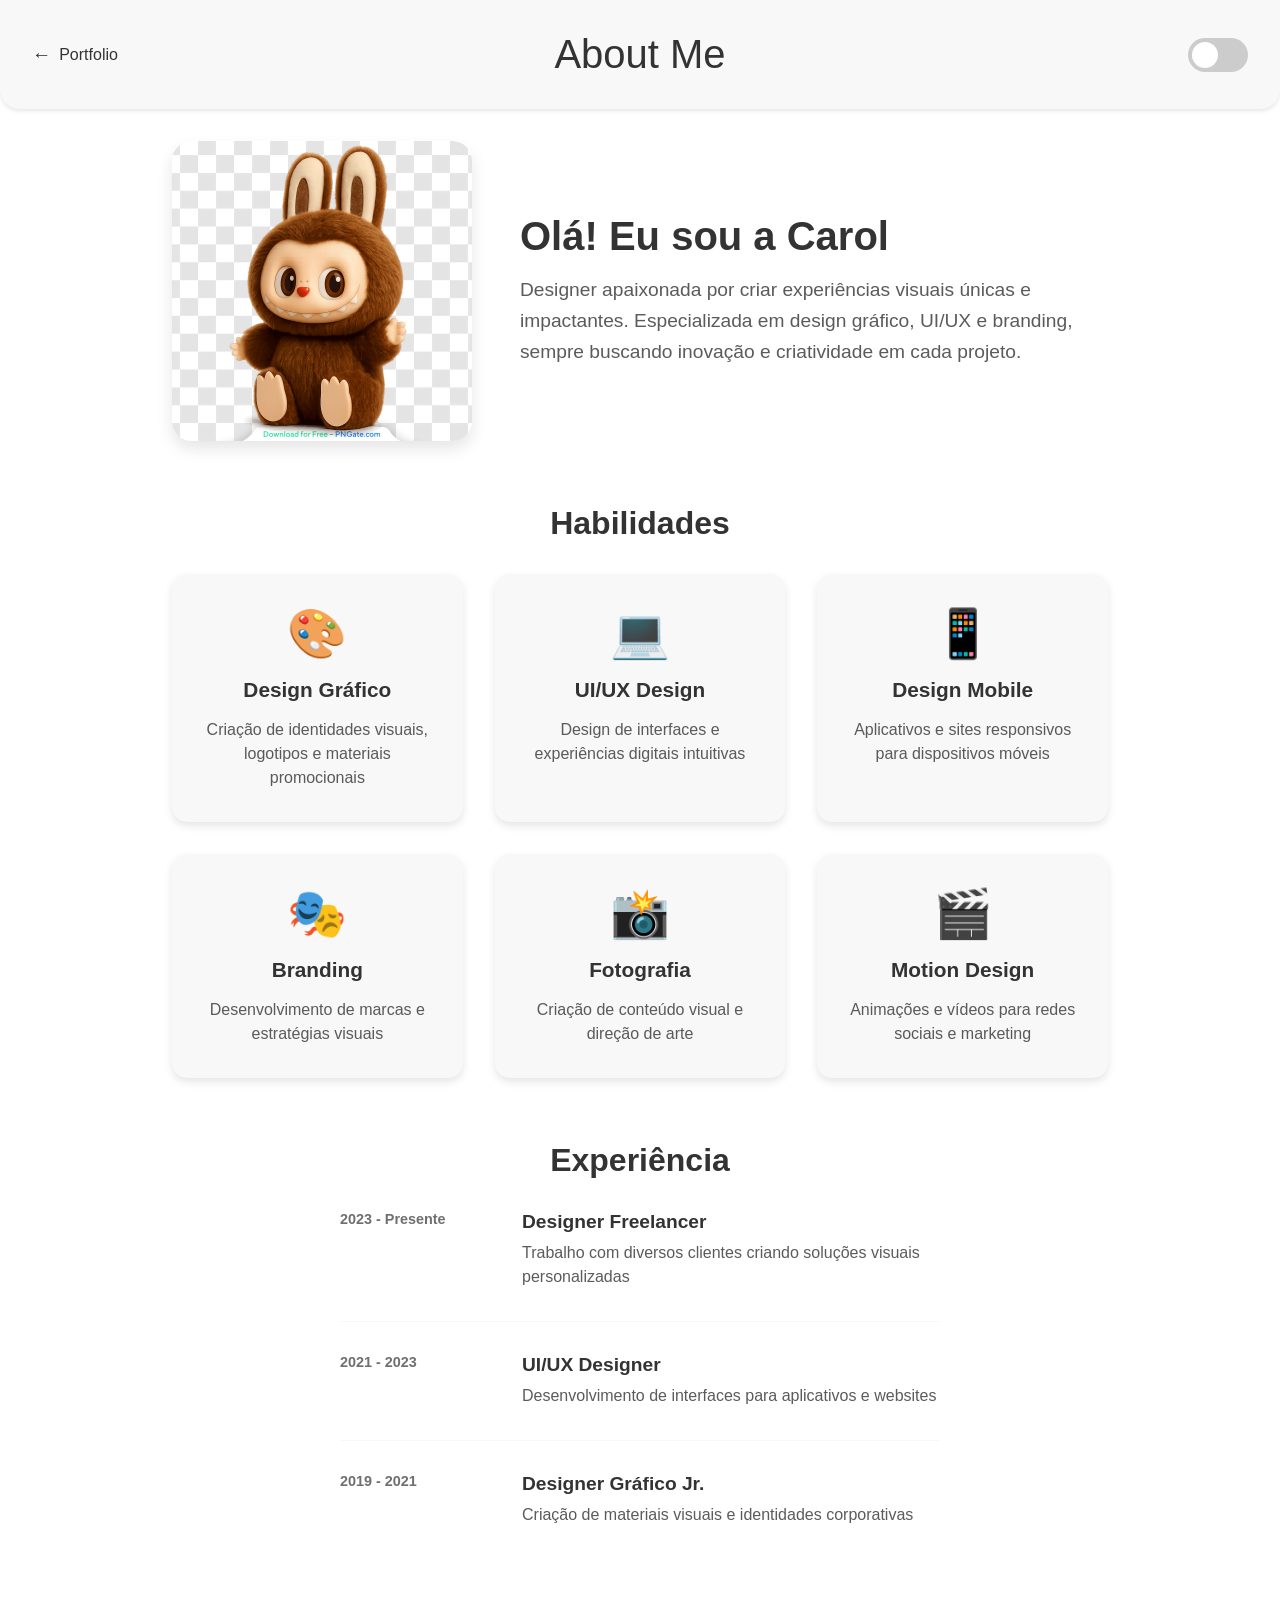
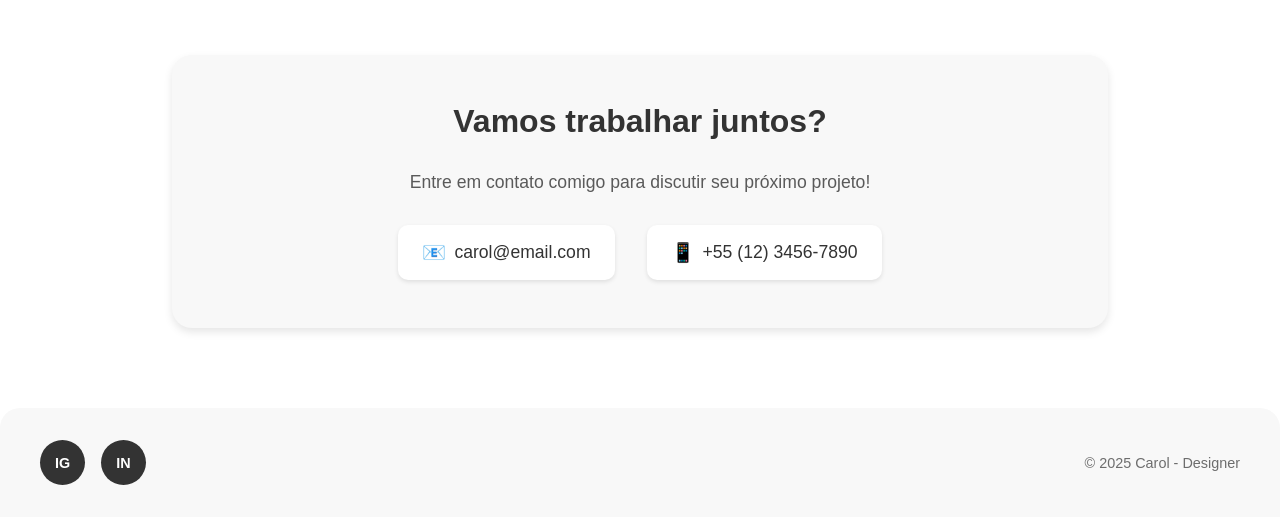
<file: aboutme.html>
<!DOCTYPE html>
<html lang="pt-BR">
<head>
    <meta charset="UTF-8">
    <meta name="viewport" content="width=device-width, initial-scale=1.0">
    <title>About Me - Carol</title>
    <link rel="stylesheet" href="style.css">
    <link rel="stylesheet" href="aboutme.css">
</head>
<body>
    <header>
        <div class="header-left">
            <a href="index.html" class="back-link">
                <span class="back-icon">←</span>
                <span>[LINK_PORTFOLIO]</span>
            </a>
        </div>
        <h1 id="header-title">[TITULO_ABOUTME]</h1>
        <div class="theme-switch-wrapper">
            <label class="theme-switch" for="checkbox">
                <input type="checkbox" id="checkbox" />
                <div class="slider round"></div>
            </label>
        </div>
    </header>
    
    <main class="about-main">
        <div class="about-container">
            <!-- Seção de foto e introdução -->
            <section class="intro-section">
                <div class="profile-image-container">
                    <img src="assets/profile.png" alt="Carol" class="profile-image" id="profile-image">
                    
                </div>
                <div class="intro-text">
                    <h2>[NOME_APRESENTACAO]</h2>
                    <p class="intro-description">
                        [DESCRICAO_PESSOAL]
                    </p>
                </div>
            </section>
            
            <!-- Seção de habilidades -->
            <section class="skills-section">
                <h3>[TITULO_HABILIDADES]</h3>
                <div class="skills-grid">
                    <div class="skill-item">
                        <span class="skill-icon">[EMOJI_SKILL1]</span>
                        <h4>[TITULO_SKILL1]</h4>
                        <p>[DESCRICAO_SKILL1]</p>
                    </div>
                    <div class="skill-item">
                        <span class="skill-icon">[EMOJI_SKILL2]</span>
                        <h4>[TITULO_SKILL2]</h4>
                        <p>[DESCRICAO_SKILL2]</p>
                    </div>
                    <div class="skill-item">
                        <span class="skill-icon">[EMOJI_SKILL3]</span>
                        <h4>[TITULO_SKILL3]</h4>
                        <p>[DESCRICAO_SKILL3]</p>
                    </div>
                    <div class="skill-item">
                        <span class="skill-icon">[EMOJI_SKILL4]</span>
                        <h4>[TITULO_SKILL4]</h4>
                        <p>[DESCRICAO_SKILL4]</p>
                    </div>
                    <div class="skill-item">
                        <span class="skill-icon">[EMOJI_SKILL5]</span>
                        <h4>[TITULO_SKILL5]</h4>
                        <p>[DESCRICAO_SKILL5]</p>
                    </div>
                    <div class="skill-item">
                        <span class="skill-icon">[EMOJI_SKILL6]</span>
                        <h4>[TITULO_SKILL6]</h4>
                        <p>[DESCRICAO_SKILL6]</p>
                    </div>
                </div>
            </section>
            
            <!-- Seção de experiência -->
            <section class="experience-section">
                <h3>[TITULO_EXPERIENCIA]</h3>
                <div class="timeline">
                    <div class="timeline-item">
                        <div class="timeline-date">[DATA_EXP1]</div>
                        <div class="timeline-content">
                            <h4>[CARGO_EXP1]</h4>
                            <p>[DESCRICAO_EXP1]</p>
                        </div>
                    </div>
                    <div class="timeline-item">
                        <div class="timeline-date">[DATA_EXP2]</div>
                        <div class="timeline-content">
                            <h4>[CARGO_EXP2]</h4>
                            <p>[DESCRICAO_EXP2]</p>
                        </div>
                    </div>
                    <div class="timeline-item">
                        <div class="timeline-date">[DATA_EXP3]</div>
                        <div class="timeline-content">
                            <h4>[CARGO_EXP3]</h4>
                            <p>[DESCRICAO_EXP3]</p>
                        </div>
                    </div>
                </div>
            </section>
            
            <!-- Seção de contato -->
            <section class="contact-section">
                <h3>[TITULO_CONTATO]</h3>
                <p>[DESCRICAO_CONTATO]</p>
                <div class="contact-links">
                    <a href="mailto:carol@email.com" class="contact-link">
                        <span class="contact-icon">[EMOJI_EMAIL]</span>
                        <span>[EMAIL_CONTATO]</span>
                    </a>
                    <a href="tel:+55123456789" class="contact-link">
                        <span class="contact-icon">[EMOJI_TELEFONE]</span>
                        <span>[TELEFONE_CONTATO]</span>
                    </a>
                </div>
            </section>
        </div>
    </main>
    
    <footer>
        <div class="footer-content">
            <div class="social-links">
                <a href="#" id="instagram-link" class="social-link" target="_blank" rel="noopener noreferrer" title="Instagram">
                    IG
                </a>
                <a href="#" id="linkedin-link" class="social-link" target="_blank" rel="noopener noreferrer" title="LinkedIn">
                    IN
                </a>
            </div>
            <div class="footer-text">
                [COPYRIGHT_TEXTO]
            </div>
        </div>
    </footer>
    
    <script src="aboutme.js"></script>
</body>
</html>
</file>
<file: style.css>
/* Estilos globais */
:root {
    --background-color: #ffffff;
    --header-bg: #f8f8f8;
    --text-color: #333;
    --shadow-color: rgba(0,0,0,0.1);
    --hover-bg: #f0f0f0;
}

[data-theme="dark"] {
    --background-color: #1a1a1a;
    --header-bg: #2d2d2d;
    --text-color: #ffffff;
    --shadow-color: rgba(0,0,0,0.3);
    --hover-bg: #333333;
}

* {
    margin: 0;
    padding: 0;
    box-sizing: border-box;
    transition: background-color 0.3s ease, color 0.3s ease;
}

html, body {
    overflow-x: hidden; /* Remove scroll horizontal */
    width: 100vw; /* Largura fixa da viewport */
}

/* Esconder scrollbars mas manter funcionalidade */
html::-webkit-scrollbar,
body::-webkit-scrollbar {
    display: none;
}

html,
body {
    -ms-overflow-style: none;  /* IE e Edge */
    scrollbar-width: none;  /* Firefox */
}

body {
    font-family: 'Helvetica', 'Arial', sans-serif;
    background-color: var(--background-color);
}

header {
    width: 100%;
    padding: 2rem 0;
    background-color: var(--header-bg);
    box-shadow: 0 2px 4px var(--shadow-color);
    position: relative;
    border-radius: 0 0 20px 20px;
    display: flex;
    align-items: center;
    justify-content: space-between;
    padding-left: 2rem;
    padding-right: 2rem;
}

.header-left {
    flex: 1;
    display: flex;
    justify-content: flex-start;
}

.about-me-link {
    display: flex;
    align-items: center;
    gap: 0.5rem;
    text-decoration: none;
    color: var(--text-color);
    font-size: 1rem;
    font-weight: 500;
    transition: opacity 0.3s ease, transform 0.3s ease;
    font-family: 'Helvetica', 'Arial', sans-serif;
}

.about-me-link:hover {
    opacity: 0.7;
    transform: translateX(3px);
}

.about-icon {
    font-size: 1.2rem;
}

header h1 {
    flex: 1;
    text-align: center;
    font-size: 2.5rem;
    color: var(--text-color);
    font-weight: 500;
    margin: 0;
}

/* Toggle Switch */
.theme-switch-wrapper {
    flex: 1;
    display: flex;
    justify-content: flex-end;
}

.theme-switch {
    display: inline-block;
    height: 34px;
    position: relative;
    width: 60px;
}

.theme-switch input {
    display: none;
}

.slider {
    background-color: #ccc;
    bottom: 0;
    cursor: pointer;
    left: 0;
    position: absolute;
    right: 0;
    top: 0;
    transition: .4s;
}

.slider:before {
    background-color: #fff;
    bottom: 4px;
    content: "";
    height: 26px;
    left: 4px;
    position: absolute;
    transition: .4s;
    width: 26px;
}

input:checked + .slider {
    background-color: #66bb6a;
}

input:checked + .slider:before {
    transform: translateX(26px);
}

.slider.round {
    border-radius: 34px;
}

.slider.round:before {
    border-radius: 50%;
}

/* Footer */
footer {
    width: 100%;
    padding: 2rem;
    background-color: var(--header-bg);
    border-radius: 20px 20px 0 0;
    margin-top: 3rem;
}

.footer-content {
    max-width: 1200px;
    margin: 0 auto;
    display: flex;
    justify-content: space-between;
    align-items: center;
}

.social-links {
    display: flex;
    gap: 1rem;
}

.social-link {
    display: inline-flex;
    align-items: center;
    justify-content: center;
    width: 45px;
    height: 45px;
    background-color: var(--text-color);
    color: var(--background-color);
    text-decoration: none;
    border-radius: 50%;
    transition: transform 0.3s ease, opacity 0.3s ease;
    font-size: 0.9rem;
    font-weight: bold;
    font-family: 'Helvetica', 'Arial', sans-serif;
}

.social-link:hover {
    transform: scale(1.1);
    opacity: 0.8;
}

.footer-text {
    color: var(--text-color);
    font-size: 0.9rem;
    opacity: 0.7;
}

/* Grid de Projetos */
main {
    padding: 2rem;
    max-width: 1200px;
    margin: 0 auto;
    overflow-x: hidden; /* Sem scroll horizontal */
}

.projects-grid {
    display: flex;
    flex-direction: column;
    gap: 3rem;
}

.project-row {
    display: grid;
    grid-template-columns: 1fr 1fr 1fr;
    grid-template-rows: auto auto auto;
    gap: 1rem;
    padding: 2rem;
    border-radius: 20px;
    transition: background-color 0.3s ease;
    cursor: pointer;
    position: relative;
}

.project-row:hover {
    background-color: var(--hover-bg);
}

/* Título do Projeto */
.project-title {
    grid-column: 1 / -1;
    text-align: center;
    font-size: 1.8rem;
    font-weight: 600;
    color: var(--text-color);
    margin-bottom: 1rem;
}

/* Container de Imagens */
.images-container {
    display: contents;
}

.project-image {
    width: 100%;
    height: 250px;
    object-fit: cover;
    border-radius: 15px;
    transition: opacity 0.3s ease, filter 0.3s ease;
    box-shadow: 0 4px 8px var(--shadow-color);
}

.project-image.hidden {
    opacity: 0;
    visibility: hidden;
}

.project-image.visible {
    opacity: 1;
    visibility: visible;
}

.project-image.grayscale {
    filter: grayscale(100%);
}

.project-image.colored {
    filter: grayscale(0%);
}

/* Descrição do Projeto */
.project-description {
    grid-column: 1 / -1;
    text-align: center;
    font-size: 1rem;
    line-height: 1.6;
    color: var(--text-color);
    margin-top: 1rem;
    transition: opacity 0.3s ease;
    opacity: 0;
    visibility: hidden;
}

.project-description.visible {
    opacity: 1;
    visibility: visible;
}

/* Placeholder para projetos sem imagem */
.image-placeholder {
    background-color: var(--header-bg);
    display: flex;
    align-items: center;
    justify-content: center;
    color: var(--text-color);
    opacity: 0.5;
    font-size: 0.9rem;
    border-radius: 15px;
}

/* Carrossel de Imagens */
.project-images-wrapper {
    position: relative;
    display: contents;
}

.carousel-arrow {
    position: absolute;
    top: 50%;
    right: 10px;
    transform: translateY(-50%);
    width: 30px;
    height: 30px;
    background-color: var(--text-color);
    color: var(--background-color);
    border: none;
    border-radius: 50%;
    cursor: pointer;
    display: none;
    align-items: center;
    justify-content: center;
    font-size: 1rem;
    font-weight: bold;
    transition: all 0.3s ease;
    z-index: 10;
}

.carousel-arrow:hover {
    transform: translateY(-50%) scale(1.1);
    opacity: 0.8;
}

.carousel-arrow.visible {
    display: flex;
}

.project-row:hover .carousel-arrow {
    display: flex;
}

.carousel-indicator {
    position: absolute;
    bottom: 15px;
    right: 15px;
    background-color: rgba(0, 0, 0, 0.6);
    color: white;
    padding: 4px 8px;
    border-radius: 12px;
    font-size: 0.8rem;
    display: none;
}

.project-row:hover .carousel-indicator {
    display: block;
}

/* Responsividade */
@media (max-width: 768px) {
    .project-row {
        grid-template-columns: 1fr;
        gap: 1rem;
    }
    
    .project-image {
        height: 200px;
    }
    
    main {
        padding: 1rem;
    }
    
    header {
        padding: 1.5rem 0;
        padding-left: 1rem;
        padding-right: 1rem;
    }
    
    footer {
        padding: 1.5rem;
    }
    
    .about-me-link,
    .back-link {
        font-size: 0.9rem;
    }
    
    .about-icon,
    .back-icon {
        font-size: 1rem;
    }
    
    header h1 {
        font-size: 2rem;
    }
}
</file>
<file: aboutme.css>
/* Estilos específicos para a página About Me */

.back-link {
    display: flex;
    align-items: center;
    gap: 0.5rem;
    text-decoration: none;
    color: var(--text-color);
    font-size: 1rem;
    font-weight: 500;
    transition: opacity 0.3s ease, transform 0.3s ease;
    font-family: 'Helvetica', 'Arial', sans-serif;
}

.back-link:hover {
    opacity: 0.7;
    transform: translateX(-3px);
}

.back-icon {
    font-size: 1.2rem;
}

/* Main content específico para About Me */
.about-main {
    padding: 2rem;
    max-width: 1000px;
    margin: 0 auto;
    overflow-x: hidden;
}

.about-container {
    display: flex;
    flex-direction: column;
    gap: 4rem;
}

/* Seção de introdução */
.intro-section {
    display: grid;
    grid-template-columns: 300px 1fr;
    gap: 3rem;
    align-items: center;
}

.profile-image-container {
    position: relative;
    width: 300px;
    height: 300px;
}

.profile-image {
    width: 100%;
    height: 100%;
    object-fit: cover;
    border-radius: 20px;
    box-shadow: 0 8px 16px var(--shadow-color);
}

.image-placeholder {
    width: 100%;
    height: 100%;
    background-color: var(--header-bg);
    border-radius: 20px;
    display: flex;
    align-items: center;
    justify-content: center;
    color: var(--text-color);
    font-size: 1.1rem;
    opacity: 0.7;
    box-shadow: 0 8px 16px var(--shadow-color);
}

.intro-text h2 {
    color: var(--text-color);
    font-size: 2.5rem;
    margin-bottom: 1rem;
    font-weight: 600;
}

.intro-description {
    color: var(--text-color);
    font-size: 1.2rem;
    line-height: 1.6;
    opacity: 0.8;
}

/* Seção de habilidades */
.skills-section h3,
.experience-section h3,
.contact-section h3 {
    color: var(--text-color);
    font-size: 2rem;
    margin-bottom: 2rem;
    text-align: center;
    font-weight: 600;
}

.skills-grid {
    display: grid;
    grid-template-columns: repeat(auto-fit, minmax(250px, 1fr));
    gap: 2rem;
}

.skill-item {
    background-color: var(--header-bg);
    padding: 2rem;
    border-radius: 15px;
    text-align: center;
    transition: transform 0.3s ease, background-color 0.3s ease;
    box-shadow: 0 4px 8px var(--shadow-color);
}

.skill-item:hover {
    transform: translateY(-5px);
    background-color: var(--hover-bg);
}

.skill-icon {
    font-size: 3rem;
    display: block;
    margin-bottom: 1rem;
}

.skill-item h4 {
    color: var(--text-color);
    font-size: 1.3rem;
    margin-bottom: 1rem;
    font-weight: 600;
}

.skill-item p {
    color: var(--text-color);
    opacity: 0.8;
    line-height: 1.5;
}

/* Seção de experiência */
.timeline {
    max-width: 600px;
    margin: 0 auto;
}

.timeline-item {
    display: grid;
    grid-template-columns: 150px 1fr;
    gap: 2rem;
    margin-bottom: 2rem;
    padding-bottom: 2rem;
    border-bottom: 1px solid var(--header-bg);
}

.timeline-item:last-child {
    border-bottom: none;
}

.timeline-date {
    color: var(--text-color);
    font-weight: 600;
    font-size: 0.9rem;
    opacity: 0.7;
}

.timeline-content h4 {
    color: var(--text-color);
    font-size: 1.2rem;
    margin-bottom: 0.5rem;
    font-weight: 600;
}

.timeline-content p {
    color: var(--text-color);
    opacity: 0.8;
    line-height: 1.5;
}

/* Seção de contato */
.contact-section {
    text-align: center;
    background-color: var(--header-bg);
    padding: 3rem;
    border-radius: 20px;
    box-shadow: 0 4px 8px var(--shadow-color);
}

.contact-section p {
    color: var(--text-color);
    font-size: 1.1rem;
    margin-bottom: 2rem;
    opacity: 0.8;
}

.contact-links {
    display: flex;
    justify-content: center;
    gap: 2rem;
    flex-wrap: wrap;
}

.contact-link {
    display: flex;
    align-items: center;
    gap: 0.5rem;
    text-decoration: none;
    color: var(--text-color);
    font-size: 1.1rem;
    font-weight: 500;
    transition: opacity 0.3s ease, transform 0.3s ease;
    font-family: 'Helvetica', 'Arial', sans-serif;
    background-color: var(--background-color);
    padding: 1rem 1.5rem;
    border-radius: 10px;
    box-shadow: 0 2px 4px var(--shadow-color);
}

.contact-link:hover {
    opacity: 0.8;
    transform: translateY(-2px);
}

.contact-icon {
    font-size: 1.2rem;
}

/* Responsividade */
@media (max-width: 768px) {
    .intro-section {
        grid-template-columns: 1fr;
        text-align: center;
        gap: 2rem;
    }
    
    .profile-image-container {
        width: 250px;
        height: 250px;
        margin: 0 auto;
    }
    
    .intro-text h2 {
        font-size: 2rem;
    }
    
    .skills-grid {
        grid-template-columns: 1fr;
    }
    
    .timeline-item {
        grid-template-columns: 1fr;
        gap: 1rem;
        text-align: center;
    }
    
    .contact-links {
        flex-direction: column;
        align-items: center;
    }
    
    .about-main {
        padding: 1rem;
    }
    
    .about-container {
        gap: 3rem;
    }
}
</file>
